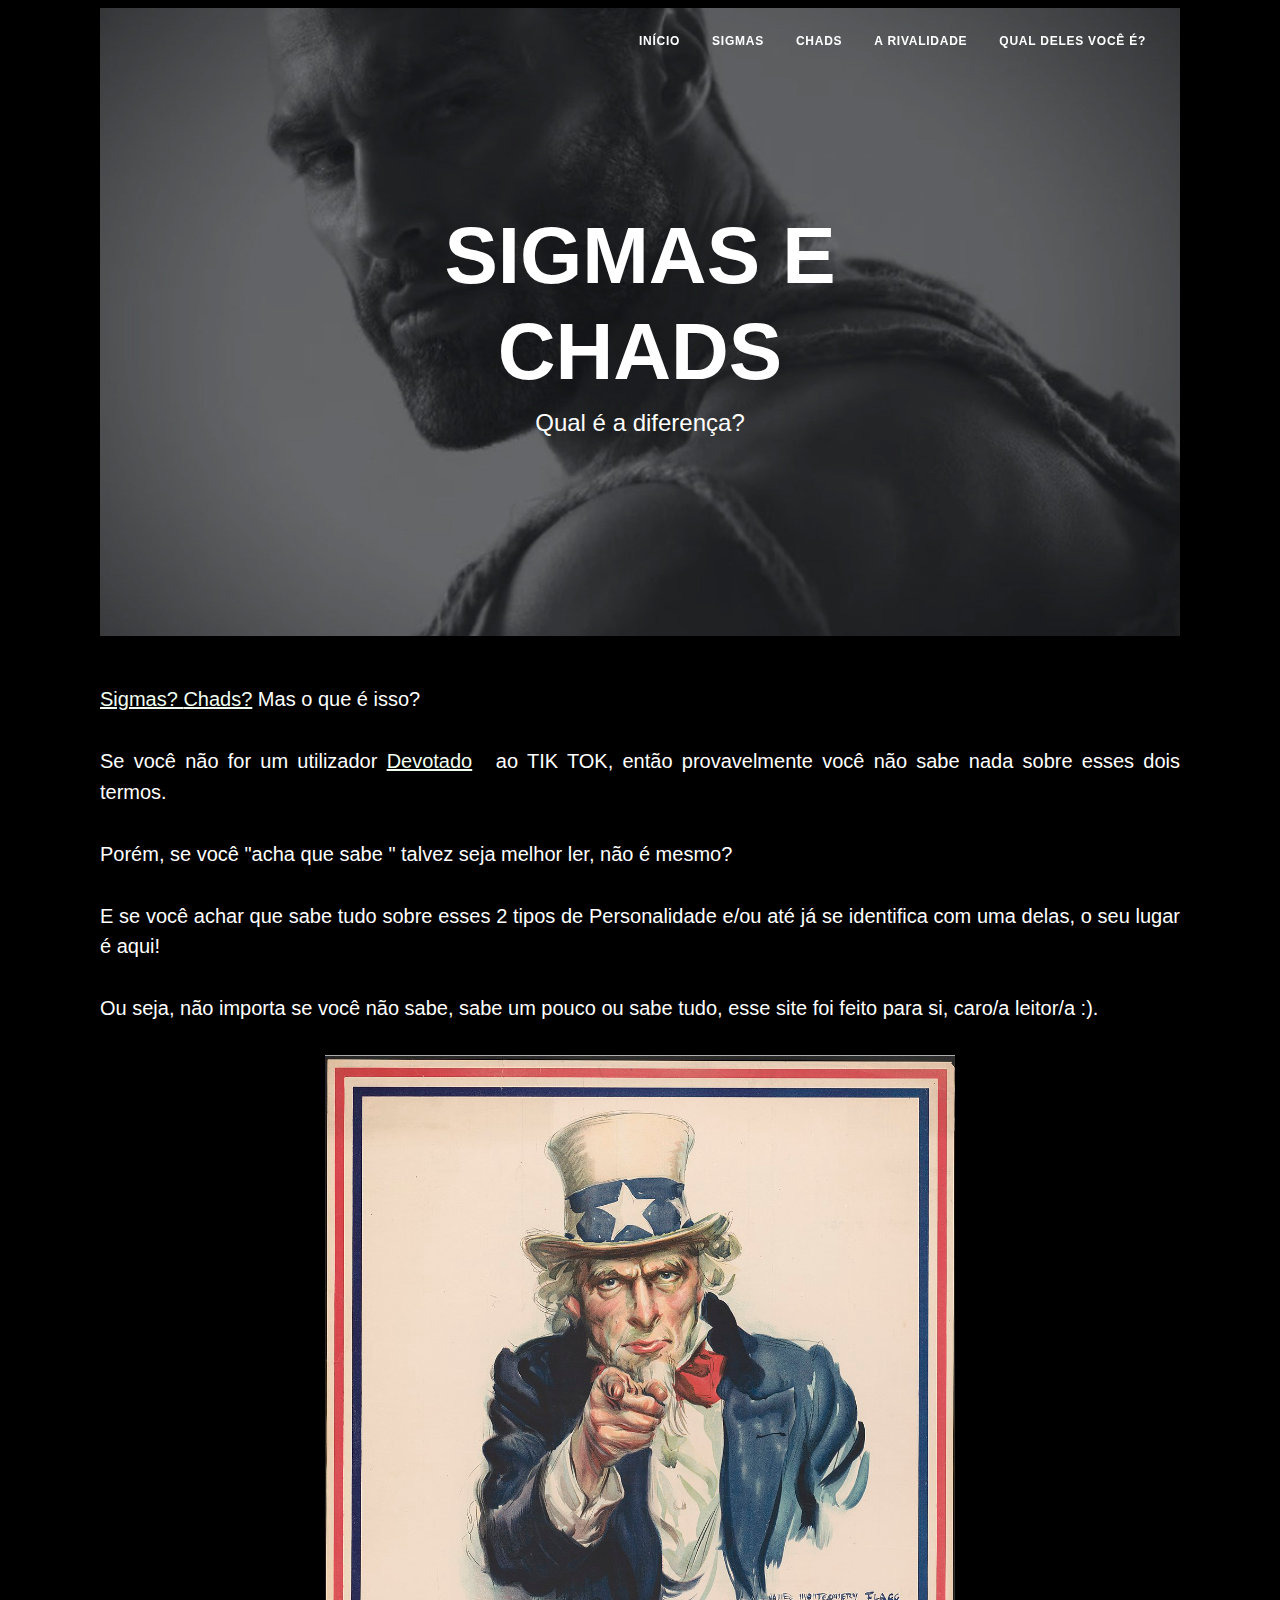
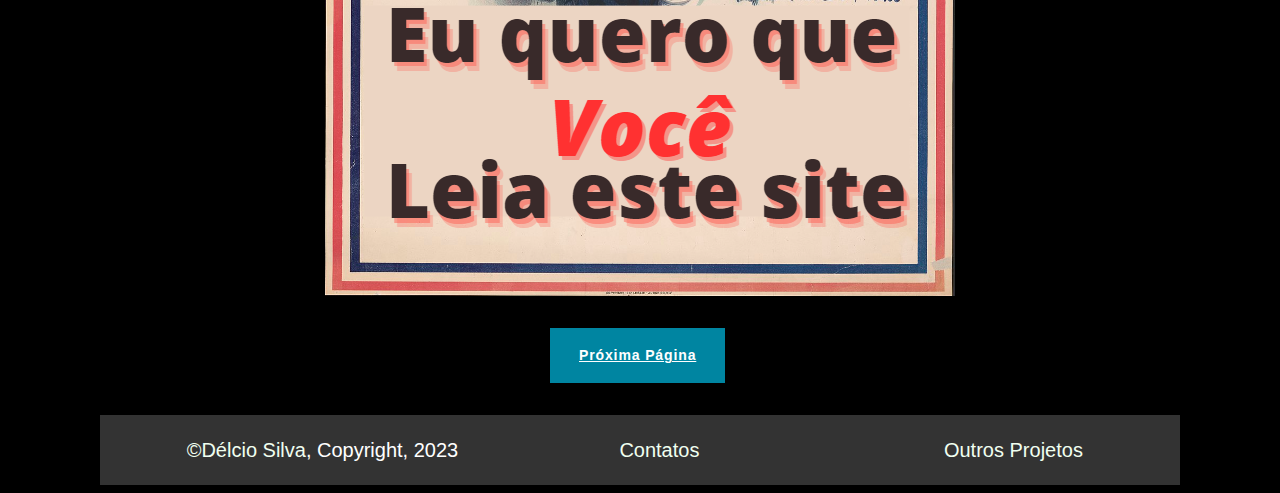
<file: index.html>
<!DOCTYPE html>
<html lang="pt-br">
<head>
    <!-- Meta tags Obrigatórias -->
    <meta charset="utf-8">
    <meta name="viewport" content="width=device-width, initial-scale=1, shrink-to-fit=no">
    <!--JAVA-->
    <script type="text/javascript">
        const tooltips = document.querySelectorAll('.tooltip');

        tooltips.forEach(tooltip => {
            tooltip.addEventListener('mousemove', (event) => {
                tooltip.setAttribute('style', `left: ${event.pageX}px; top: ${event.pageY}px;`);
            });
        });
    </script>
    <!-- CSS -->
    <link href="css/styles.css" rel="stylesheet" />
    <title>Início</title>
</head>
<body>
    <center>
        <!--Indíce de Páginas-->
        <nav class="navbar navbar-expand-lg navbar-light" id="mainNav">
            <div class="container px-4 px-lg-5">

                <div class="collapse navbar-collapse" id="navbarResponsive">
                    <ul class="navbar-nav ms-auto py-4 py-lg-0">
                        <li class="nav-item"><a class="nav-link px-lg-3 py-3 py-lg-4" href="index.html">Início</a></li>
                        <li class="nav-item"><a class="nav-link px-lg-3 py-3 py-lg-4" href="sigma.html">Sigmas</a></li>
                        <li class="nav-item"><a class="nav-link px-lg-3 py-3 py-lg-4" href="chad.html">Chads</a></li>
                        <li class="nav-item"><a class="nav-link px-lg-3 py-3 py-lg-4" href="rival.html">A Rivalidade</a></li>
                        <li class="nav-item"><a class="nav-link px-lg-3 py-3 py-lg-4" href="form.html">Qual deles Você é?</a></li>
                       
                    </ul>
                </div>
            </div>
        </nav>
        <!--Cabeçalho-->
        <header class="masthead" style="background-image: url('elementos/img/chad_bkg.jpg')">
            <div class="container position-relative px-4 px-lg-5">
                <div class="row gx-4 gx-lg-5 justify-content-center">
                    <div class="col-md-10 col-lg-8 col-xl-7">
                        <div class="site-heading">
                            <h1>SIGMAS E CHADS</h1>
                            <span class="subheading">Qual é a diferença?</span>
                        </div>
                    </div>
                </div>
            </div>
        </header>
        <!--Corpo-->
        <p> <a href="sigma.html"> Sigmas? </a> <a href="chad.html">Chads?</a> Mas o que é isso?</p>
        <p>
            Se você não for um utilizador
            <a href="#" class="tooltip" data-tooltip="Viciado">Devotado</a>
            ao TIK TOK, então provavelmente você não sabe nada sobre esses dois termos.
        </p>
        <p> Porém, se você "acha que sabe " talvez seja melhor ler,  não é mesmo? </p>
        <p> E se você achar que sabe tudo sobre esses 2 tipos de Personalidade e/ou até já se  identifica com uma delas, o seu lugar é aqui!</p>
        <p>Ou seja, não importa se você não sabe, sabe um pouco ou sabe tudo, esse site foi feito para si, caro/a leitor/a :).</p>
        <p>
            <div style="text-align:center;">
                <img src="elementos/img/uncle_sam.png" alt="Uncle Sam">
            </div>
        </p>
        <!--Botão Próxima Página-->
        <div class="col-2">
            <p> <a class="btn btn-primary" href="sigma.html" role="button">Próxima Página</a></p>
        </div>
    </center>
    <!--Rodapé-->
    <footer>
        &nbsp;&nbsp;&nbsp;&nbsp;&nbsp;&nbsp;&nbsp;&nbsp;&nbsp;&nbsp;&nbsp;&nbsp;<a href="https://github.com/DelcioSilv4">©Délcio Silva</a>, Copyright, 2023 &nbsp;&nbsp;&nbsp;&nbsp;&nbsp;&nbsp;&nbsp;&nbsp;&nbsp;&nbsp;&nbsp;&nbsp;&nbsp;&nbsp;&nbsp;&nbsp;&nbsp;&nbsp;&nbsp;&nbsp;&nbsp;&nbsp;&nbsp;&nbsp;&nbsp;&nbsp;&nbsp;
        <a href="contact/contact.html">Contatos</a> &nbsp;&nbsp;&nbsp;&nbsp;&nbsp;&nbsp;&nbsp;&nbsp;&nbsp;&nbsp;&nbsp;&nbsp;&nbsp;&nbsp;&nbsp;&nbsp;&nbsp;&nbsp;&nbsp;&nbsp;&nbsp;&nbsp;&nbsp;&nbsp;&nbsp;&nbsp;&nbsp;&nbsp;&nbsp;&nbsp;&nbsp;&nbsp;&nbsp;&nbsp;&nbsp;&nbsp;&nbsp;&nbsp;&nbsp;&nbsp;&nbsp;&nbsp;
        <a href="https://drive.google.com/drive/folders/1ZnaE2vyLRUrXDjwgaFXiyWrXvmtkMVOO?usp=share_link">Outros Projetos</a>
    </footer>
</body>
</html>
</file>
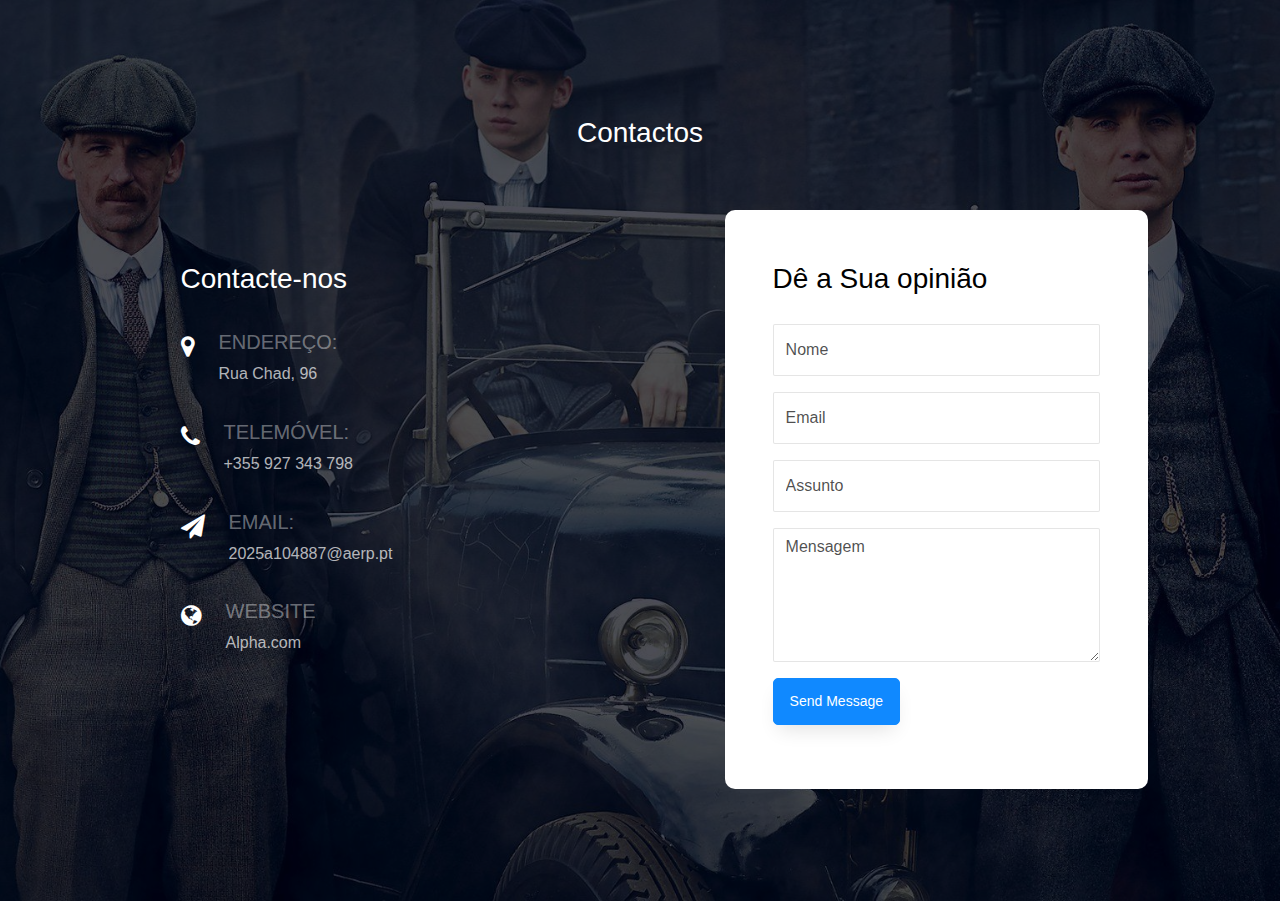
<file: contact/contact.html>
<!doctype html>
<html lang="en">
  <head>
  	<title>Contact </title>
    <meta charset="utf-8">
    <meta name="viewport" content="width=device-width, initial-scale=1, shrink-to-fit=no">

	<link href='https://fonts.googleapis.com/css?family=Roboto:400,100,300,700' rel='stylesheet' type='text/css'>

	<link rel="stylesheet" href="https://stackpath.bootstrapcdn.com/font-awesome/4.7.0/css/font-awesome.min.css">
	
	<link rel="stylesheet" href="css/style.css">

	</head>
	<body>
	<section class="ftco-section img bg-hero" style="background-image: url(images/bg_1.jpg);">
		<div class="container">
			<div class="row justify-content-center">
				<div class="col-md-6 text-center mb-5">
					<h2 class="heading-section">Contactos</h2>
				</div>
			</div>
			<div class="row justify-content-center">
				<div class="col-lg-11">
					<div class="wrapper">
						<div class="row no-gutters justify-content-between">
							<div class="col-lg-6 d-flex align-items-stretch">
								<div class="info-wrap w-100 p-5">
									<h3 class="mb-4">Contacte-nos</h3>
				        	<div class="dbox w-100 d-flex align-items-start">
				        		<div class="icon d-flex align-items-center justify-content-center">
				        			<span class="fa fa-map-marker"></span>
				        		</div>
				        		<div class="text pl-4">
					            <p><span>Endereço:</span> Rua Chad, 96</p>
					          </div>
				          </div>
				        	<div class="dbox w-100 d-flex align-items-start">
				        		<div class="icon d-flex align-items-center justify-content-center">
				        			<span class="fa fa-phone"></span>
				        		</div>
				        		<div class="text pl-4">
					            <p><span>Telemóvel:</span> <a href="tel://927343798">+355 927 343 798</a></p>
					          </div>
				          </div>
				        	<div class="dbox w-100 d-flex align-items-start">
				        		<div class="icon d-flex align-items-center justify-content-center">
				        			<span class="fa fa-paper-plane"></span>
				        		</div>
				        		<div class="text pl-4">
					            <p><span>Email:</span><a href="">2025a104887@aerp.pt</a></p>
					          </div>
				          </div>
				        	<div class="dbox w-100 d-flex align-items-start">
				        		<div class="icon d-flex align-items-center justify-content-center">
				        			<span class="fa fa-globe"></span>
				        		</div>
				        		<div class="text pl-4">
					            <p><span>Website</span> <a href="#">Alpha.com</a></p>
					          </div>
				          </div>
			          </div>
							</div>
							<div class="col-lg-5">
								<div class="contact-wrap w-100 p-md-5 p-4">
									<h3 class="mb-4">Dê a Sua opinião</h3>
									<div id="form-message-warning" class="mb-4"></div> 
				      		<div id="form-message-success" class="mb-4">
				            A sua Mensagem foi enviada, Obrigado!
				      		</div>
									<form method="POST" id="contactForm" name="contactForm">
										<div class="row">
											<div class="col-md-12">
												<div class="form-group">
													<input type="text" class="form-control" name="name" id="name" placeholder="Nome">
												</div>
											</div>
											<div class="col-md-12"> 
												<div class="form-group">
													<input type="email" class="form-control" name="email" id="email" placeholder="Email">
												</div>
											</div>
											<div class="col-md-12">
												<div class="form-group">
													<input type="text" class="form-control" name="subject" id="subject" placeholder="Assunto">
												</div>
											</div>
											<div class="col-md-12">
												<div class="form-group">
													<textarea name="message" class="form-control" id="message" cols="30" rows="5" placeholder="Mensagem"></textarea>
												</div>
											</div>
											<div class="col-md-12">
												<div class="form-group">
													<input type="submit" value="Send Message" class="btn btn-primary">
													<div class="submitting"></div>
												</div>
											</div>
										</div>
									</form>
								</div>
							</div>
						</div>
					</div>
				</div>
			</div>
		</div>
	</section>

	<script src="js/jquery.min.js"></script>
  <script src="js/popper.js"></script>
  <script src="js/bootstrap.min.js"></script>
  <script src="js/jquery.validate.min.js"></script>
  <script src="js/main.js"></script>

	</body>
</html>
</file>
